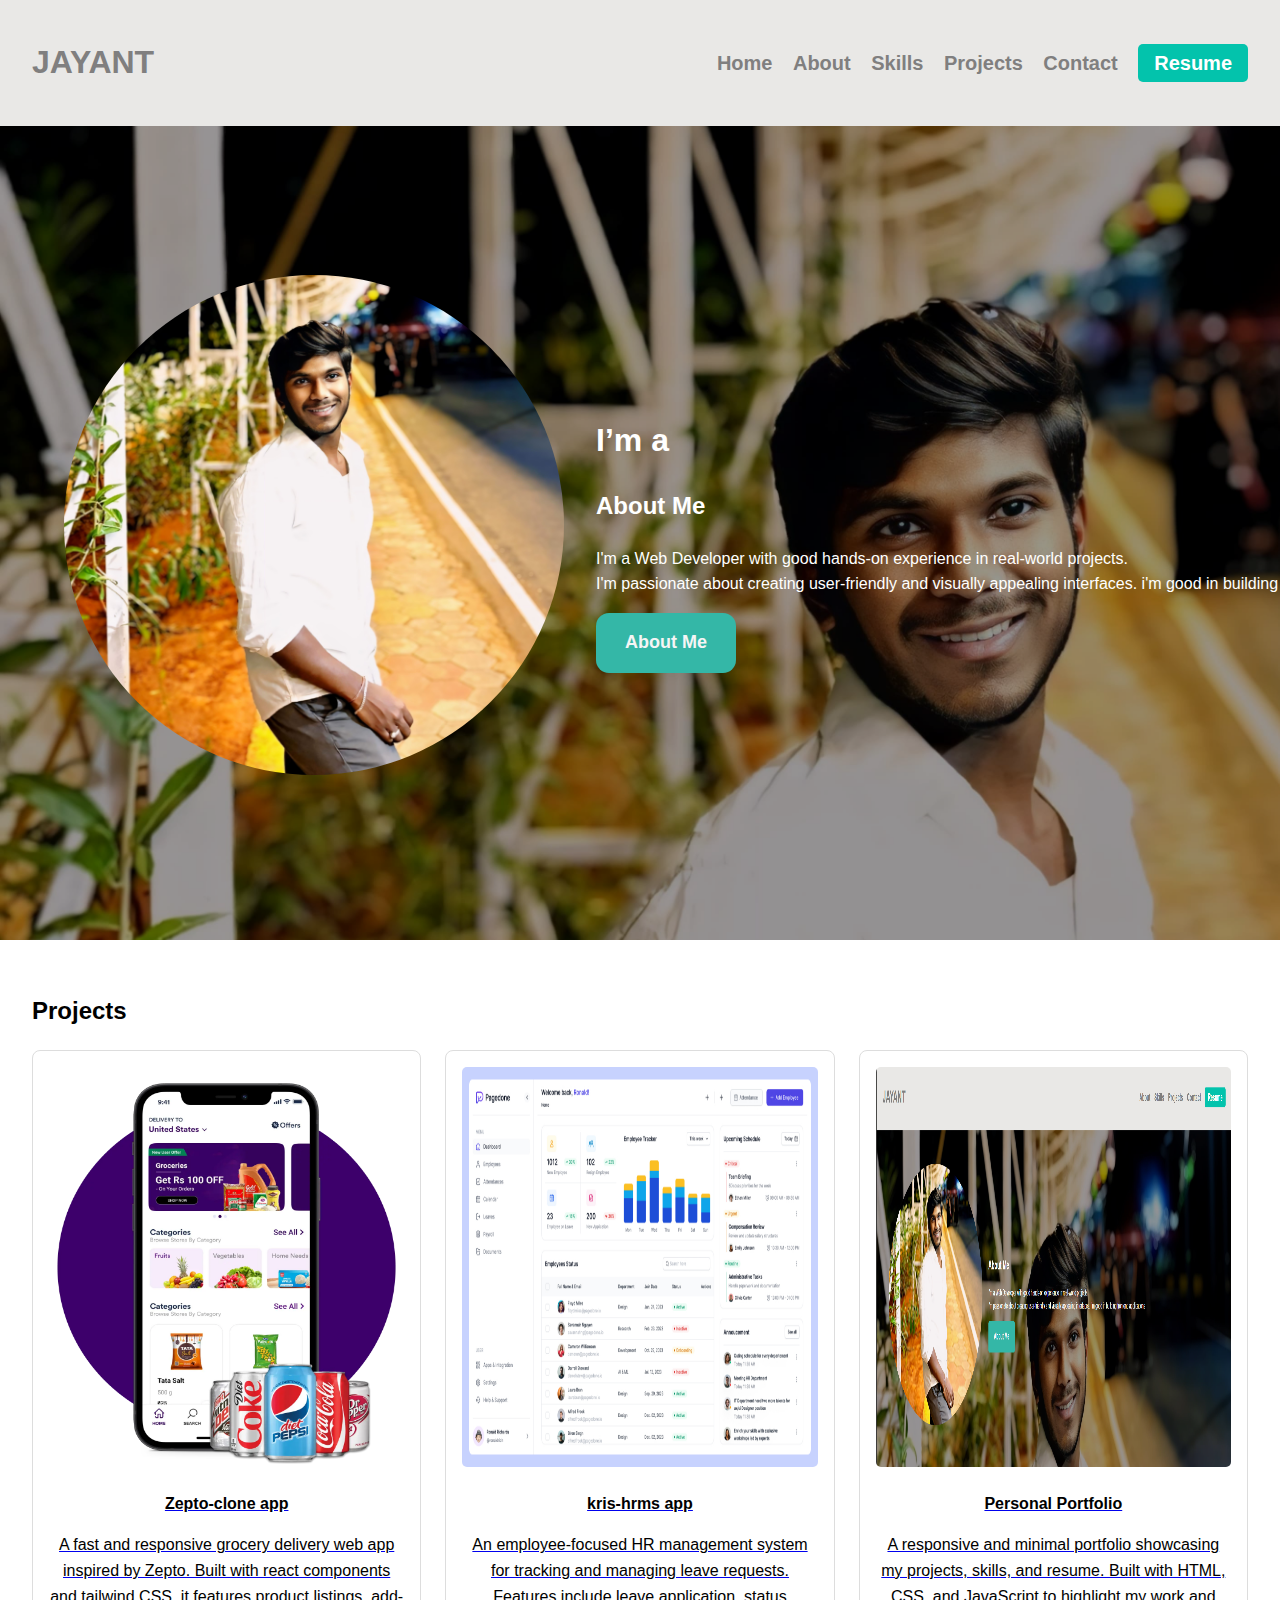
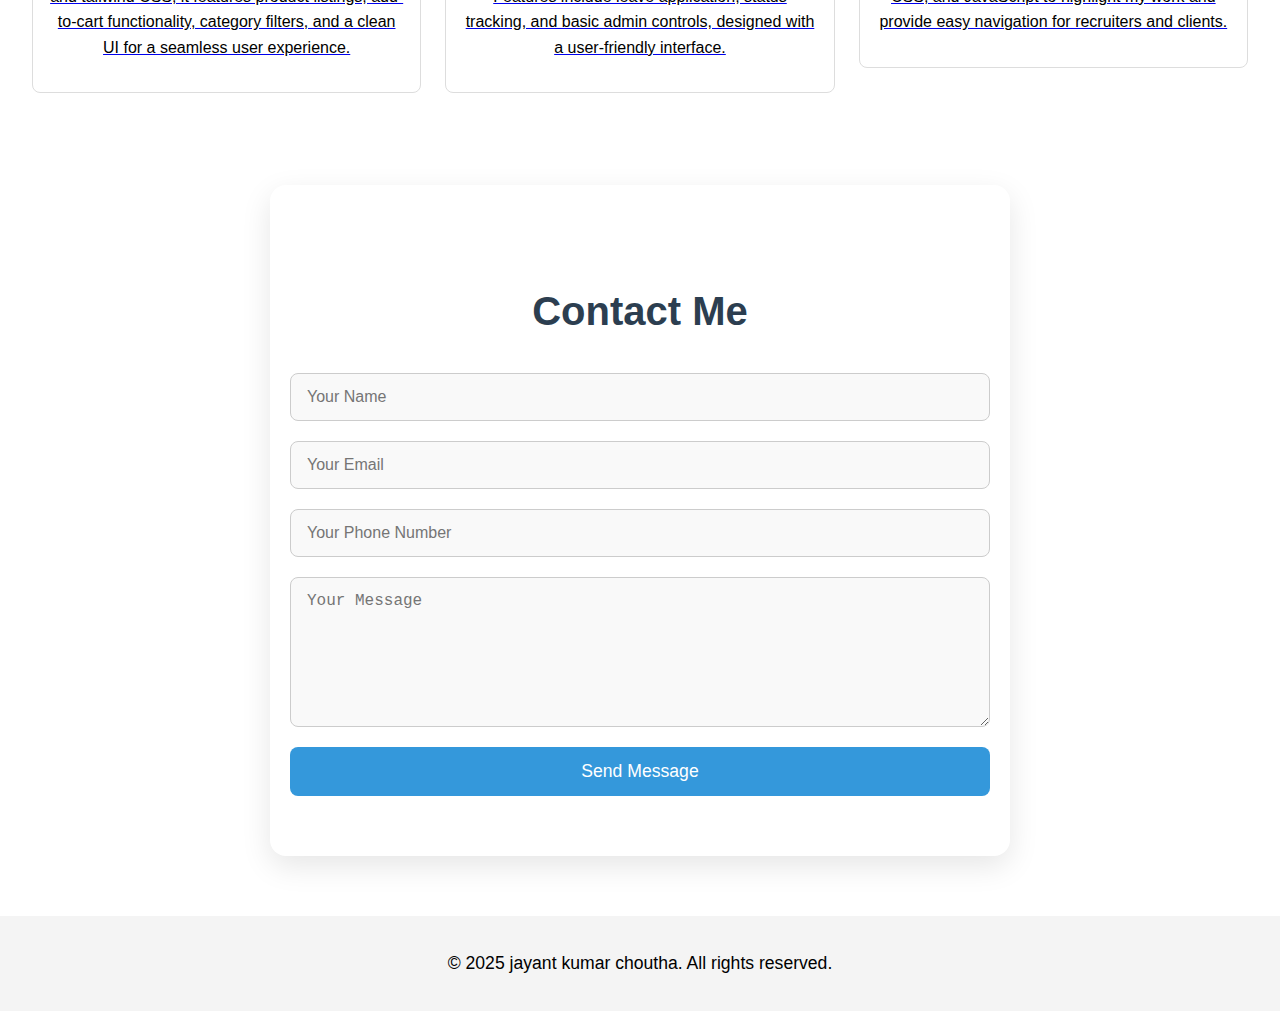
<file: portfolio/index.html>
<!DOCTYPE html>
<html lang="en">

<head>
    <meta charset="UTF-8" />
    <meta name="viewport" content="width=device-width, initial-scale=1.0" />
    <title>JAYANT | Portfolio</title>
    <link rel="stylesheet" href="style.css" />
</head>

<body>

    <header>
        <a href="./index.html" style="color: #807f7f; text-decoration-line: none;"><h1>JAYANT</h1></a>
        <nav>
            <a href="./index.html">Home</a>
            <a href="./about.html">About</a>
            <a href="./about.html#skills">Skills</a>
            <a href="#projects">Projects</a>
            <a href="#contact">Contact</a>
            <a href="./assets/jayant_kumar_resume().pdf" target="_blank" download class="resume-btn">Resume</a>
        </nav>
    </header>

    <section id="about">
        <div class="overlay"></div>
        <div class="main">
            <img src="./assets/profile.jpg" alt="Profile photo" class="profile-pic" />
            <div>
                <h1>I’m <span id="typing-text"></span></h1>
                <h2>About Me</h2>
                  <p>I'm a Web Developer with good hands-on experience in real-world projects.
               <br> I'm passionate about creating user-friendly and visually appealing interfaces. i'm good in building frontend applications</p>
                <a href="./about.html"><button id="btn">About Me</button></a>
            </div>
        </div>
    </section>

    <section id="projects">
        <h2>Projects</h2>
       <a href="./project1.html#project-container1">
         <div class="project-grid">
            <div class="project-card">
                <img src="./assets/zepto-main.webp" alt="Project 1" />
                <h3 class="brief">Zepto-clone app</h3>
                <p class="brief">A fast and responsive grocery delivery web app inspired by Zepto. Built with react components and tailwind CSS, it features product listings, add-to-cart functionality, category filters, and a clean UI for a seamless user experience.</p>
            </div>
       </a>
            <a href="./project1.html#project-container2">
                <div class="project-card">
                <img src="./assets/kris-hrms.png" alt="Project 2" />
                <h3 class="brief">kris-hrms app</h3>
                <p class="brief">An employee-focused HR management system for tracking and managing leave requests. Features include leave application, status tracking, and basic admin controls, designed with a user-friendly interface.</p>
            </div>
            </a>
            <a href="./project1.html#project-container3">
                <div class="project-card">
                <img src="./assets/personal portfolio.png" alt="Project 3" />
                <h3 class="brief">Personal Portfolio</h3>
                <p class="brief">A responsive and minimal portfolio showcasing my projects, skills, and resume. Built with HTML, CSS, and JavaScript to highlight my work and provide easy navigation for recruiters and clients.</p>
            </div>
            </a>
        </div>
    </section>

   
<!-- <a href="#contact" class="contacts">Contact</a> -->

<!-- Contact Section -->
<section id="contact">
  <h2>Contact Me</h2>
  
  <form id="contactForm" action="https://formspree.io/f/mzzrykzk" method="POST">
    <input type="text" name="name" placeholder="Your Name" required />
    <input type="email" name="email" placeholder="Your Email" required />
    <input type="tel" name="phone" placeholder="Your Phone Number" required />
    <textarea name="message" placeholder="Your Message" required></textarea>
    <button type="submit">Send Message</button>
  </form>
</section>

    <footer>
        <p>&copy; 2025 jayant kumar choutha. All rights reserved.</p>
    </footer>

    <script src="script.js"></script>
</body>

</html>
</file>
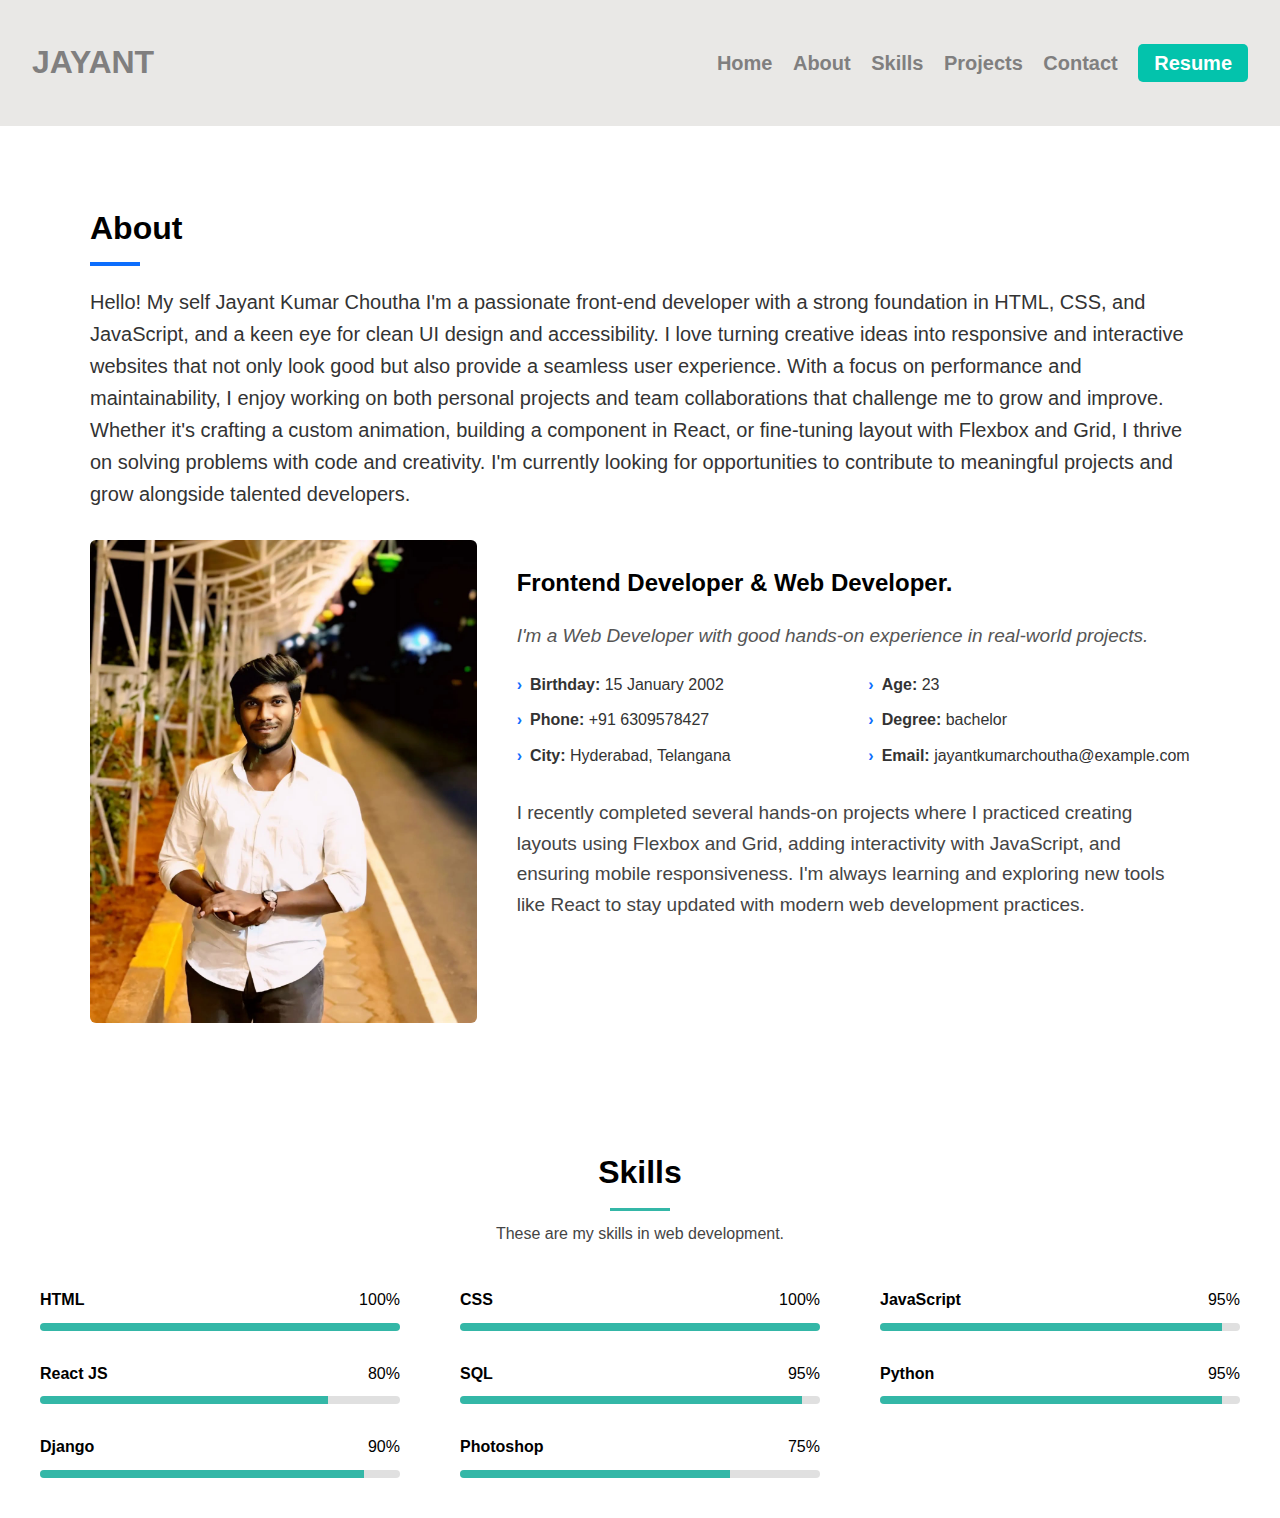
<file: portfolio/about.html>
<!DOCTYPE html>
<html lang="en">

<head>
    <meta charset="UTF-8">
    <meta name="viewport" content="width=device-width, initial-scale=1.0">
    <link rel="stylesheet" href="style.css">
    <link rel="stylesheet" href="about.css">
    <title>About Me</title>
</head>

<body>
    <header>
        <a href="./index.html" style="color: #807f7f; text-decoration-line: none;">
            <h1>JAYANT</h1>
        </a>
        <nav>
            <a href="./index.html">Home</a>
            <a href="./about.html">About</a>
            <a href="./about.html#skills">Skills</a>
            <a href="./project1.html">Projects</a>
            <a href="#contact">Contact</a>
            <a href="jayant_kumar_resume().pdf" target="_blank" class="resume-btn">Resume</a>
        </nav>
    </header>
    <section class="about">
        <div class="container">
            <h2 class="section-title">About</h2>
            <p class="intro">
                Hello! My self Jayant Kumar Choutha I'm a passionate front-end developer with a strong foundation in
                HTML, CSS, and JavaScript, and a
                keen eye for clean UI design and accessibility. I love turning creative ideas into responsive and
                interactive websites that not only look good but also provide a seamless user experience.

                With a focus on performance and maintainability, I enjoy working on both personal projects and team
                collaborations that challenge me to grow and improve. Whether it's crafting a custom animation, building
                a component in React, or fine-tuning layout with Flexbox and Grid, I thrive on solving problems with
                code and creativity.

                I'm currently looking for opportunities to contribute to meaningful projects and grow alongside talented
                developers.
            </p>

            <div class="about-content">
                <div class="about-img">
                    <img src="./assets/profile1.jpg" alt="Profile photo" />
                </div>
                <div class="about-text">
                    <h3>Frontend Developer &amp; Web Developer.</h3>
                    <p><em>I'm a Web Developer with good hands-on experience in real-world projects.</em></p>

                    <div class="info-grid">
                        <ul>
                            <li><strong>Birthday:</strong> 15 January 2002</li>
                            <li><strong>Phone:</strong> +91 6309578427</li>
                            <li><strong>City:</strong> Hyderabad, Telangana</li>
                        </ul>
                        <ul>
                            <li><strong>Age:</strong> 23</li>
                            <li><strong>Degree:</strong> bachelor</li>
                            <li><strong>Email:</strong> jayantkumarchoutha@example.com</li>
                        </ul>
                    </div>

                    <p>
                        I recently completed several hands-on projects where I practiced creating layouts using Flexbox
                        and Grid, adding interactivity with JavaScript, and ensuring mobile responsiveness. I'm always
                        learning and exploring new tools like React to stay updated with modern web development
                        practices.
                    </p>
                </div>
            </div>
        </div>
    </section>

    
        <section id="skills">
            <h2>Skills</h2>
            <p>These are my skills in web development.</p>
            <div class="skills-container">
                <div class="skill">
                    <span>HTML</span><span class="percent">100%</span>
                    <div class="bar">
                        <div class="fill" style="width: 100%"></div>
                    </div>
                </div>
                <div class="skill">
                    <span>CSS</span><span class="percent">100%</span>
                    <div class="bar">
                        <div class="fill" style="width: 100%"></div>
                    </div>
                </div>
                <div class="skill">
                    <span>JavaScript</span><span class="percent">95%</span>
                    <div class="bar">
                        <div class="fill" style="width: 95%"></div>
                    </div>
                </div>
                <div class="skill">
                    <span>React JS</span><span class="percent">80%</span>
                    <div class="bar">
                        <div class="fill" style="width: 80%"></div>
                    </div>
                </div>
                <div class="skill">
                    <span>SQL</span><span class="percent">95%</span>
                    <div class="bar">
                        <div class="fill" style="width: 95%"></div>
                    </div>
                </div>
                <div class="skill">
                    <span>Python</span><span class="percent">95%</span>
                    <div class="bar">
                        <div class="fill" style="width: 95%"></div>
                    </div>
                </div>
                <div class="skill">
                    <span>Django</span><span class="percent">90%</span>
                    <div class="bar">
                        <div class="fill" style="width: 90%"></div>
                    </div>
                </div>
                <div class="skill">
                    <span>Photoshop</span><span class="percent">75%</span>
                    <div class="bar">
                        <div class="fill" style="width: 75%"></div>
                    </div>
                </div>
            </div>
        </section>

</body>

</html>
</file>
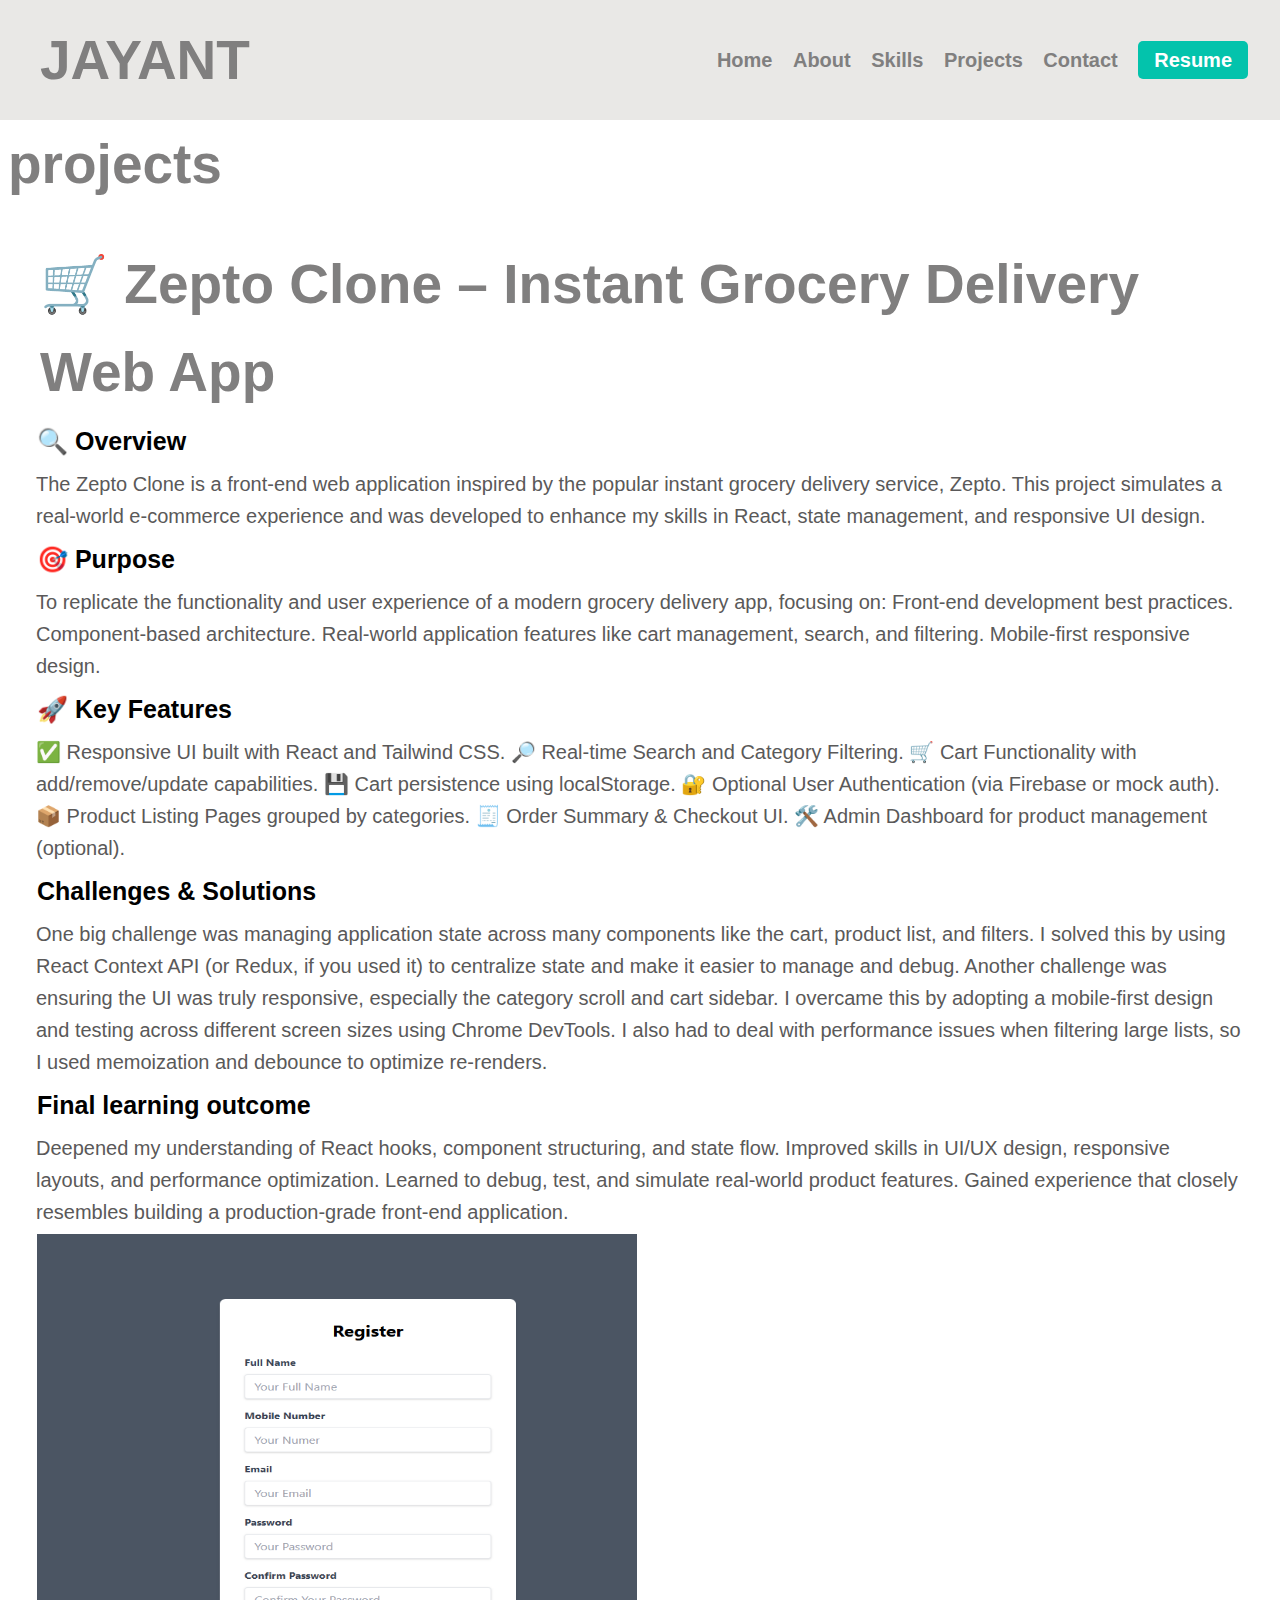
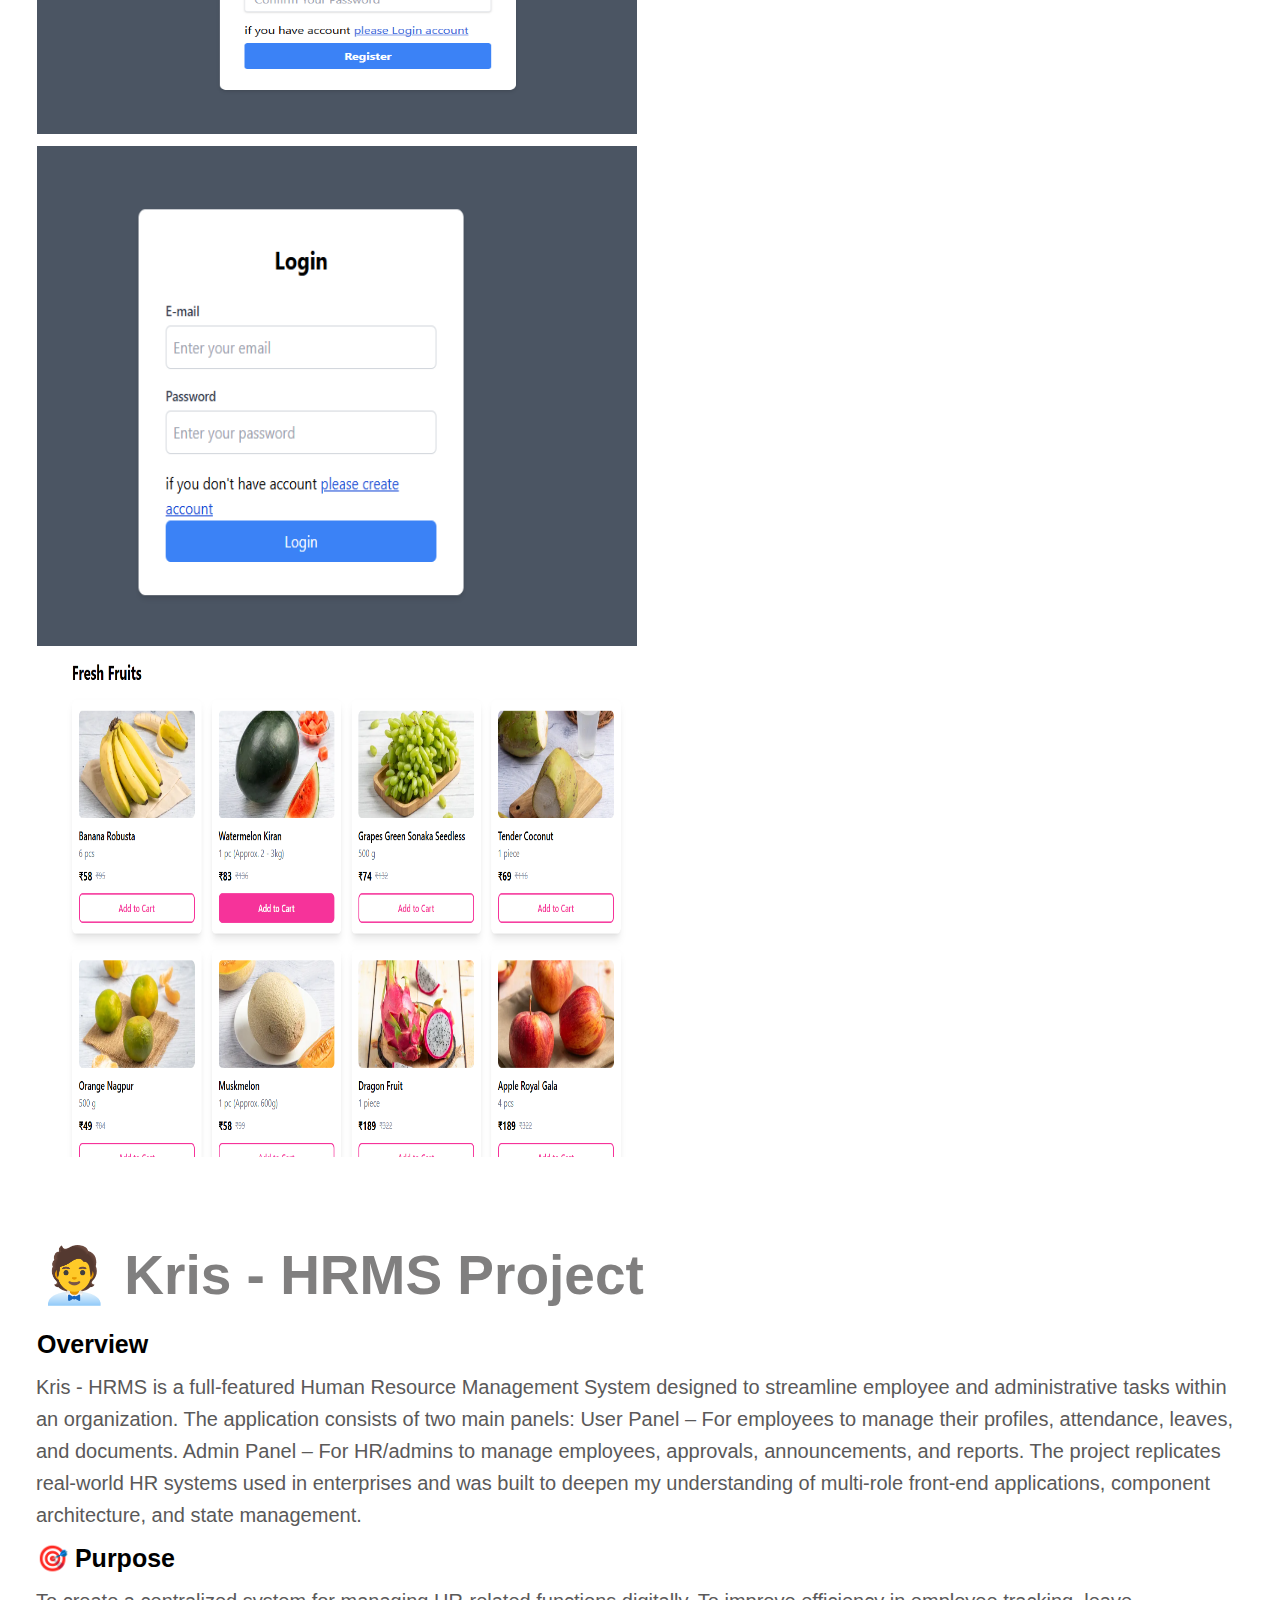
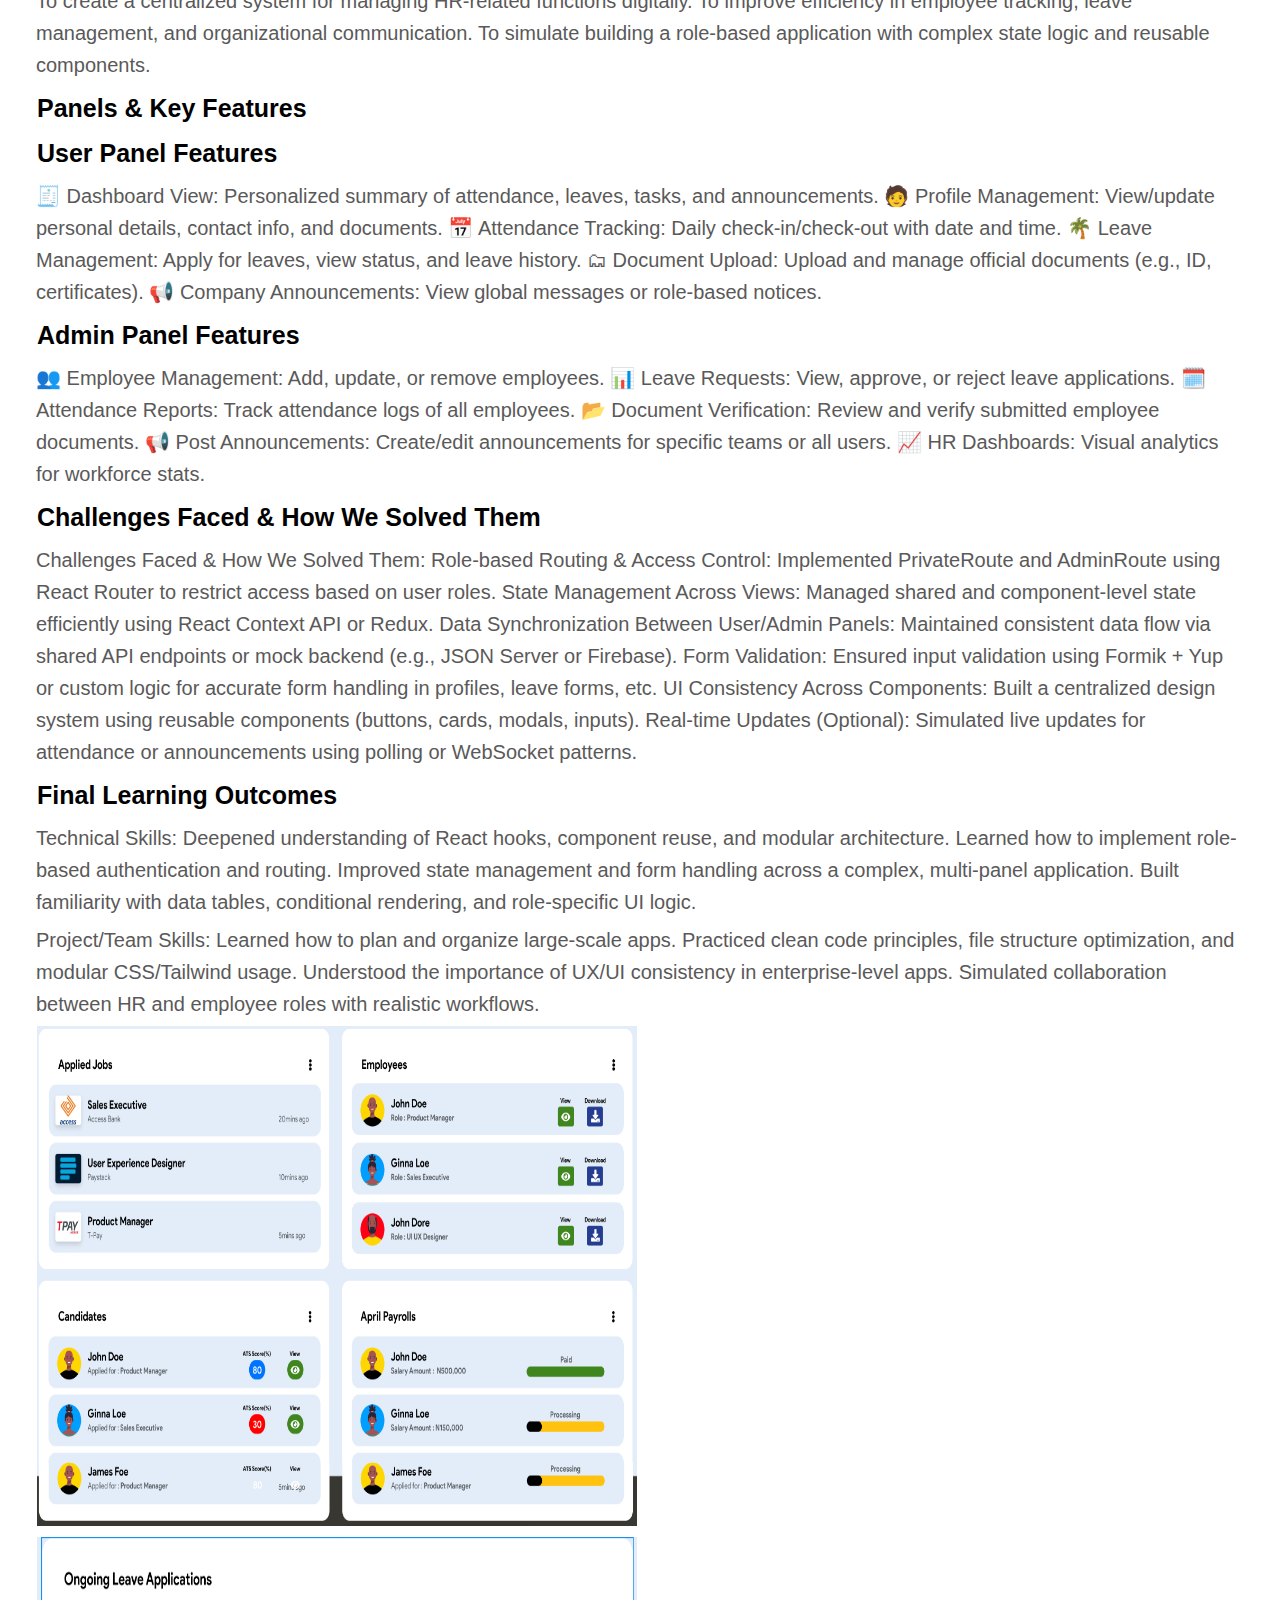
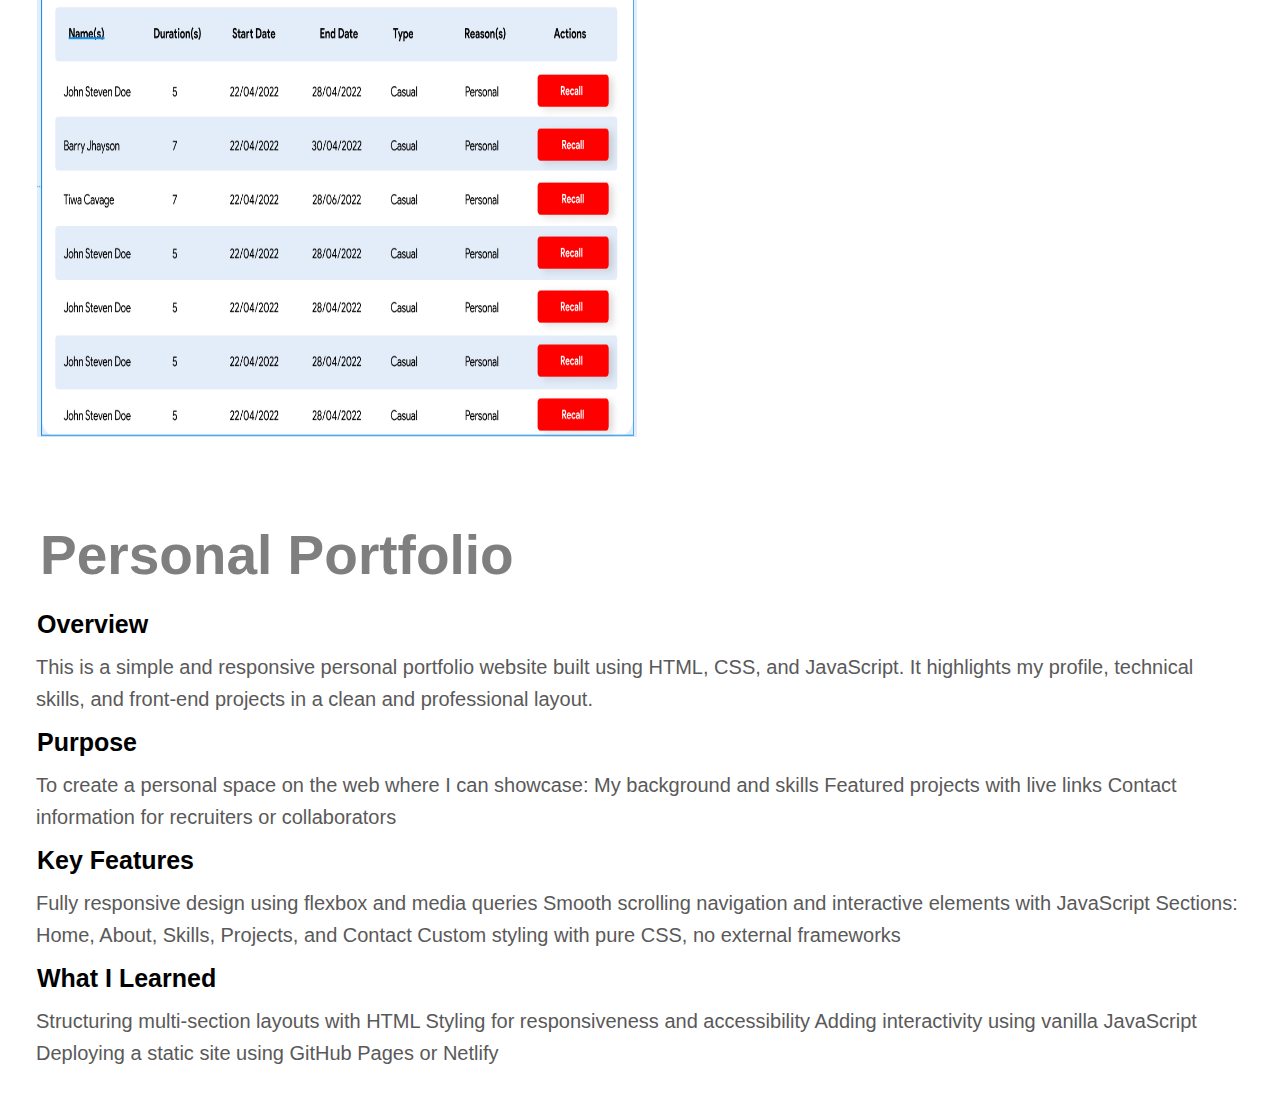
<file: portfolio/project1.html>
<!DOCTYPE html>
<html lang="en">

<head>
    <meta charset="UTF-8">
    <meta name="viewport" content="width=device-width, initial-scale=1.0">
    <title>Projects</title>
    <link rel="stylesheet" href="style.css">
    <link rel="stylesheet" href="projects.css">
</head>

<body>
    <header>
        <a href="./index.html" style="color: #807f7f; text-decoration-line: none;">
            <h1>JAYANT</h1>
        </a>
        <nav>
            <a href="./index.html">Home</a>
            <a href="./about.html">About</a>
            <a href="./about.html#skills">Skills</a>
            <a href="./project1.html">Projects</a>
            <a href="#contact">Contact</a>
            <a href="jayant_kumar_resume().pdf" target="_blank" class="resume-btn">Resume</a>
        </nav>
    </header>

    <h1>projects</h1>
    <section id="project-container1">
        <div>
            <h1>🛒 Zepto Clone – Instant Grocery Delivery Web App</h1>
            <div>
                <h3>🔍 Overview</h3>
                <p>The Zepto Clone is a front-end web application inspired by the popular instant grocery delivery
                    service, Zepto. This project simulates a real-world e-commerce experience and was developed to
                    enhance my skills in React, state management, and responsive UI design.</p>
            </div>
            <div>
                <h3>🎯 Purpose</h3>
                <p>To replicate the functionality and user experience of a modern grocery delivery app, focusing on:

                    Front-end development best practices.

                    Component-based architecture.

                    Real-world application features like cart management, search, and filtering.

                    Mobile-first responsive design.</p>
            </div>
            <div>
                <h3>🚀 Key Features</h3>
                <p>✅ Responsive UI built with React and Tailwind CSS.

                    🔎 Real-time Search and Category Filtering.

                    🛒 Cart Functionality with add/remove/update capabilities.

                    💾 Cart persistence using localStorage.

                    🔐 Optional User Authentication (via Firebase or mock auth).

                    📦 Product Listing Pages grouped by categories.

                    🧾 Order Summary & Checkout UI.

                    🛠️ Admin Dashboard for product management (optional).

                </p>
            </div>
            <div>
                <h3> Challenges & Solutions</h3>
                <p>One big challenge was managing application state across many components like the cart, product list,
                    and filters.

                    I solved this by using React Context API (or Redux, if you used it) to centralize state and make it
                    easier to manage and debug.

                    Another challenge was ensuring the UI was truly responsive, especially the category scroll and cart
                    sidebar. I overcame this by adopting a mobile-first design and testing across different screen sizes
                    using Chrome DevTools.

                    I also had to deal with performance issues when filtering large lists, so I used memoization and
                    debounce to optimize re-renders.</p>
            </div>
            <div>
                <h3>Final learning outcome</h3>
                <p>Deepened my understanding of React hooks, component structuring, and state flow.

                    Improved skills in UI/UX design, responsive layouts, and performance optimization.

                    Learned to debug, test, and simulate real-world product features.

                    Gained experience that closely resembles building a production-grade front-end application.</p>
            </div>
            <div>
                <img src="./assets/Screenshot 2025-05-14 180543.png" alt="registration page" class="imgs">
                <img src="./assets/Screenshot 2025-05-14 180532.png" alt="login page" class="imgs">
                <img src="./assets/Screenshot 2025-05-14 180631.png" alt="product-cards" class="imgs">
            </div>
        </div>
    </section>

    <section id="project-container2">
        <div>
            <h1>🧑‍💼 Kris - HRMS Project</h1>
        </div>
        <div>
            <h3> Overview</h3>
            <p>Kris - HRMS is a full-featured Human Resource Management System designed to streamline employee and
                administrative tasks within an organization. The application consists of two main panels:

                User Panel – For employees to manage their profiles, attendance, leaves, and documents.

                Admin Panel – For HR/admins to manage employees, approvals, announcements, and reports.

                The project replicates real-world HR systems used in enterprises and was built to deepen my
                understanding of multi-role front-end applications, component architecture, and state management.

            </p>
        </div>
        <div>
            <h3>🎯 Purpose</h3>
            <p>To create a centralized system for managing HR-related functions digitally.

                To improve efficiency in employee tracking, leave management, and organizational communication.

                To simulate building a role-based application with complex state logic and reusable components.

            </p>
        </div>
        <div>
            <h3>Panels & Key Features</h3>
            <div>
                <h3> User Panel Features</h3>
                <p>🧾 Dashboard View: Personalized summary of attendance, leaves, tasks, and announcements.

                    🧑 Profile Management: View/update personal details, contact info, and documents.

                    📅 Attendance Tracking: Daily check-in/check-out with date and time.

                    🌴 Leave Management: Apply for leaves, view status, and leave history.

                    🗂 Document Upload: Upload and manage official documents (e.g., ID, certificates).

                    📢 Company Announcements: View global messages or role-based notices.

                </p>
            </div>
            <div>
                <h3> Admin Panel Features</h3>
                <p>👥 Employee Management: Add, update, or remove employees.

                    📊 Leave Requests: View, approve, or reject leave applications.

                    🗓️ Attendance Reports: Track attendance logs of all employees.

                    📂 Document Verification: Review and verify submitted employee documents.

                    📢 Post Announcements: Create/edit announcements for specific teams or all users.

                    📈 HR Dashboards: Visual analytics for workforce stats.

                </p>
            </div>
            <div>
                <h3>Challenges Faced & How We Solved Them</h3>
                <p>Challenges Faced & How We Solved Them:

                    Role-based Routing & Access Control:
                    Implemented PrivateRoute and AdminRoute using React Router to restrict access based on user roles.

                    State Management Across Views:
                    Managed shared and component-level state efficiently using React Context API or Redux.

                    Data Synchronization Between User/Admin Panels:
                    Maintained consistent data flow via shared API endpoints or mock backend (e.g., JSON Server or
                    Firebase).

                    Form Validation:
                    Ensured input validation using Formik + Yup or custom logic for accurate form handling in profiles,
                    leave forms, etc.

                    UI Consistency Across Components:
                    Built a centralized design system using reusable components (buttons, cards, modals, inputs).

                    Real-time Updates (Optional):
                    Simulated live updates for attendance or announcements using polling or WebSocket patterns.</p>
            </div>
            <div>
                <h3>Final Learning Outcomes</h3>
                <p>Technical Skills:
                    Deepened understanding of React hooks, component reuse, and modular architecture.

                    Learned how to implement role-based authentication and routing.

                    Improved state management and form handling across a complex, multi-panel application.

                    Built familiarity with data tables, conditional rendering, and role-specific UI logic.</p>
                <p>Project/Team Skills:
                    Learned how to plan and organize large-scale apps.

                    Practiced clean code principles, file structure optimization, and modular CSS/Tailwind usage.

                    Understood the importance of UX/UI consistency in enterprise-level apps.

                    Simulated collaboration between HR and employee roles with realistic workflows. </p>
            </div>
            <div>
                <img src="./assets/Screenshot 2025-02-07 155932.png" alt="admin-panel" class="imgs">
                <img src="./assets/Screenshot 2025-02-11 152157.png" alt="user-panel" class="imgs">
            </div>
        </div>
    </section>

    <section id="project-container3">
        <h1>Personal Portfolio </h1>
        <div>
            <h3>Overview</h3>
            <p>This is a simple and responsive personal portfolio website built using HTML, CSS, and JavaScript. It
                highlights my profile, technical skills, and front-end projects in a clean and professional layout.</p>
        </div>
        <div>
            <h3>Purpose</h3>
            <p>To create a personal space on the web where I can showcase:

                My background and skills

                Featured projects with live links

                Contact information for recruiters or collaborators</p>
        </div>
        <div>
            <h3>Key Features</h3>
            <p>Fully responsive design using flexbox and media queries

                Smooth scrolling navigation and interactive elements with JavaScript

                Sections: Home, About, Skills, Projects, and Contact

                Custom styling with pure CSS, no external frameworks</p>
        </div>
        <div>
            <h3>What I Learned</h3>
            <p>Structuring multi-section layouts with HTML

                Styling for responsiveness and accessibility

                Adding interactivity using vanilla JavaScript

                Deploying a static site using GitHub Pages or Netlify

            </p>
        </div>
    </section>
</body>

</html>
</file>
<file: portfolio/style.css>
body {
  font-family: sans-serif;
  margin: 0;
  padding: 0;
  line-height: 1.6;
}

header {
  background: #e9e8e6;
  color: #807f7f;
  font-weight: 900;
  padding: 1rem 2rem;
  display: flex;
  justify-content: space-between;
  align-items: center;
  cursor: pointer;
}

nav a {
  position: relative;
  color: #807f7f;
  font-weight: 600;
  font-size: 20px;
  margin-left: 1rem;
  text-decoration: none;
}

nav a::after {
  content: '';
  position: absolute;
  left: 0;
  bottom: -4px;
  width: 0;
  height: 2px;
  background-color: #34b7a7;
  transition: width 0.3s ease;
}

nav a:hover {
  color: #34b7a7;
}

nav a:hover::after {
  width: 60%;
}

.resume-btn {
  background: #03c3ac;
  padding: 0.5rem 1rem;
  border-radius: 5px;
  color: white;
}

section {
  padding: 2rem;
}

#about {
  position: relative;
  background-image: url(./assets/profile.jpg); /* Or a different background image */
  background-size: cover;
  background-repeat: no-repeat;
  width: 1824px;
  height: 750px;
  color: white;
  overflow: hidden;
  display: flex;
  align-items: center;
}

#about .overlay {
  position: absolute;
  top: 0;
  left: 0;
  width: 100%;
  height: 100%;
  background-color: rgba(0, 0, 0, 0.4); /* Semi-transparent dark overlay */
  z-index: 1;
}

#about .main {
  position: relative;
  z-index: 2;
  display: flex;
  align-items: center;
  justify-content: space-between;
  gap: 2rem;
  padding: 2rem;
  text-align: left;
}

.profile-pic {
  width: 500px;
  border-radius: 80%;
  margin-bottom: 1rem;
}

#btn{
  background-color: #34b7a7;
  color:whitesmoke;
  width: 140px;
  height: 60px;
  font-size: 18px;
  font-weight: 600;
  border: none;
  border-radius: 13px;
}
.project-grid {
  display: grid;
  grid-template-columns: repeat(auto-fit, minmax(250px, 1fr));
  gap: 1.5rem;
}

.project-card {
  border: 1px solid #ddd;
  padding: 1rem;
  border-radius: 8px;
  text-align: center;
  transition: box-shadow 0.3s ease;
}

 .brief{
  color: black;
  font-size: 16px;
  text-decoration-line: none;
}

.project-card:hover {
  box-shadow: 0 6px 10px rgba(0,0,0,0.2);
}

.project-card img {
  width: 100%;
  height: 400px;
  border-radius: 5px;
}

#contact {
  background-color: #ffffff;
  padding: 60px 20px;
  max-width: 700px;
  margin: 60px auto;
  border-radius: 16px;
  box-shadow: 0 10px 30px rgba(0, 0, 0, 0.1);
}

#contact h2 {
  text-align: center;
  font-size: 2.5rem;
  margin-bottom: 30px;
  color: #2c3e50;
}

/* Form Styles */
#contactForm {
  display: flex;
  flex-direction: column;
  gap: 20px;
}

#contactForm input,
#contactForm textarea {
  padding: 14px 16px;
  font-size: 1rem;
  border: 1px solid #ccc;
  border-radius: 8px;
  transition: border-color 0.3s, box-shadow 0.3s;
  background-color: #f9f9f9;
}

#contactForm input:focus,
#contactForm textarea:focus {
  border-color: #3498db;
  box-shadow: 0 0 5px rgba(52, 152, 219, 0.3);
  outline: none;
}

#contactForm textarea {
  resize: vertical;
  min-height: 120px;
}

/* Button Style */
#contactForm button {
  background-color: #3498db;
  color: white;
  border: none;
  padding: 14px;
  font-size: 1.1rem;
  border-radius: 8px;
  cursor: pointer;
  transition: background-color 0.3s ease;
}

#contactForm button:hover {
  background-color: #2c80b4;
}

/* Responsive */
@media (max-width: 600px) {
  #contact {
    padding: 40px 15px;
  }

  #contact h2 {
    font-size: 2rem;
  }

  #contactForm input,
  #contactForm textarea {
    font-size: 0.95rem;
  }

  #contactForm button {
    font-size: 1rem;
  }
}

footer {
  background: #f4f4f4;
  text-align: center;
  padding: 1rem;
  font-size: 1.1rem;
}
</file>
<file: portfolio/about.css>
.about {
  padding: 50px 20px;
  font-family: Arial, sans-serif;
}

.container {
  max-width: 1100px;
  margin: 0 auto;
}

.section-title {
  font-size: 32px;
  font-weight: bold;
  position: relative;
  margin-bottom: 20px;
}

.section-title::after {
  content: "";
  display: block;
  width: 50px;
  height: 4px;
  background-color: #0d6efd;
  margin-top: 8px;
}

.intro {
  margin-bottom: 30px;
  color: #333;
  font-size: 20px;
  line-height: 1.6;
}

.about-content {
  display: flex;
  flex-wrap: wrap;
  gap: 40px;
}

.about-img img {
  max-width: 100%;
  height: auto;
  border-radius: 6px;
}

.about-img {
  flex: 1 1 300px;
}

.about-text {
  flex: 2 1 500px;
}

.about-text h3 {
  font-size: 24px;
  font-weight: bold;
  margin-bottom: 10px;
}

.about-text em {
  display: block;
  margin-bottom: 20px;
  color: #555;
  font-size: 19px;
}

.info-grid {
  display: flex;
  flex-wrap: wrap;
  gap: 30px;
  margin-bottom: 20px;
}

.info-grid ul {
  list-style: none;
  padding: 0;
  margin: 0;
  flex: 1;
}

.info-grid li {
  margin-bottom: 10px;
  color: #333;
}

.info-grid li::before {
  content: "›";
  color: #0d6efd;
  font-weight: bold;
  display: inline-block;
  margin-right: 8px;
}

.about-text p {
  line-height: 1.6;
  color: #444;
  font-size: 19px;
}

#skills {
  padding: 40px;
  text-align: center;
  font-family: 'Segoe UI', sans-serif;
}

#skills h2 {
  font-size: 32px;
  margin-bottom: 10px;
  font-weight: 700;
  position: relative;
}

#skills h2::after {
  content: "";
  display: block;
  width: 60px;
  height: 3px;
  background-color: #34b7a7;
  margin: 10px auto;
}

#skills p {
  color: #444;
  max-width: 600px;
  margin: 0 auto 40px;
  font-size: 16px;
}

.skills-container {
  display: grid;
  grid-template-columns: repeat(auto-fit, minmax(300px, 1fr));
  gap: 30px 60px;
}

.skill {
  text-align: left;
}

.skill span {
  display: inline-block;
  font-weight: bold;
  margin-bottom: 5px;
}

.skill .percent {
  float: right;
  font-weight: normal;
}

.bar {
  background-color: #e0e0e0;
  border-radius: 4px;
  overflow: hidden;
  height: 8px;
  margin-top: 5px;
}

.bar .fill {
  height: 100%;
  background-color: #34b7a7;
}
</file>
<file: portfolio/projects.css>
*{
    box-sizing: border-box;
    margin: 0;
    padding: 0;
}
h1{
    font-size: 55px;
    color: #807f7f;
    margin-left: 8px;
}
.imgs{
    width: 600px;
    height: 500px;
    margin: 2px 5px;
}
h3{
    margin: 5px;
    color: black;
    font-size: 25px;
    font-weight: 600;
}
p{
    font-size: 20px;
    color: #5a5959;
    font-weight: 400;
    margin: 2px;
    padding: 2px;
}
</file>
